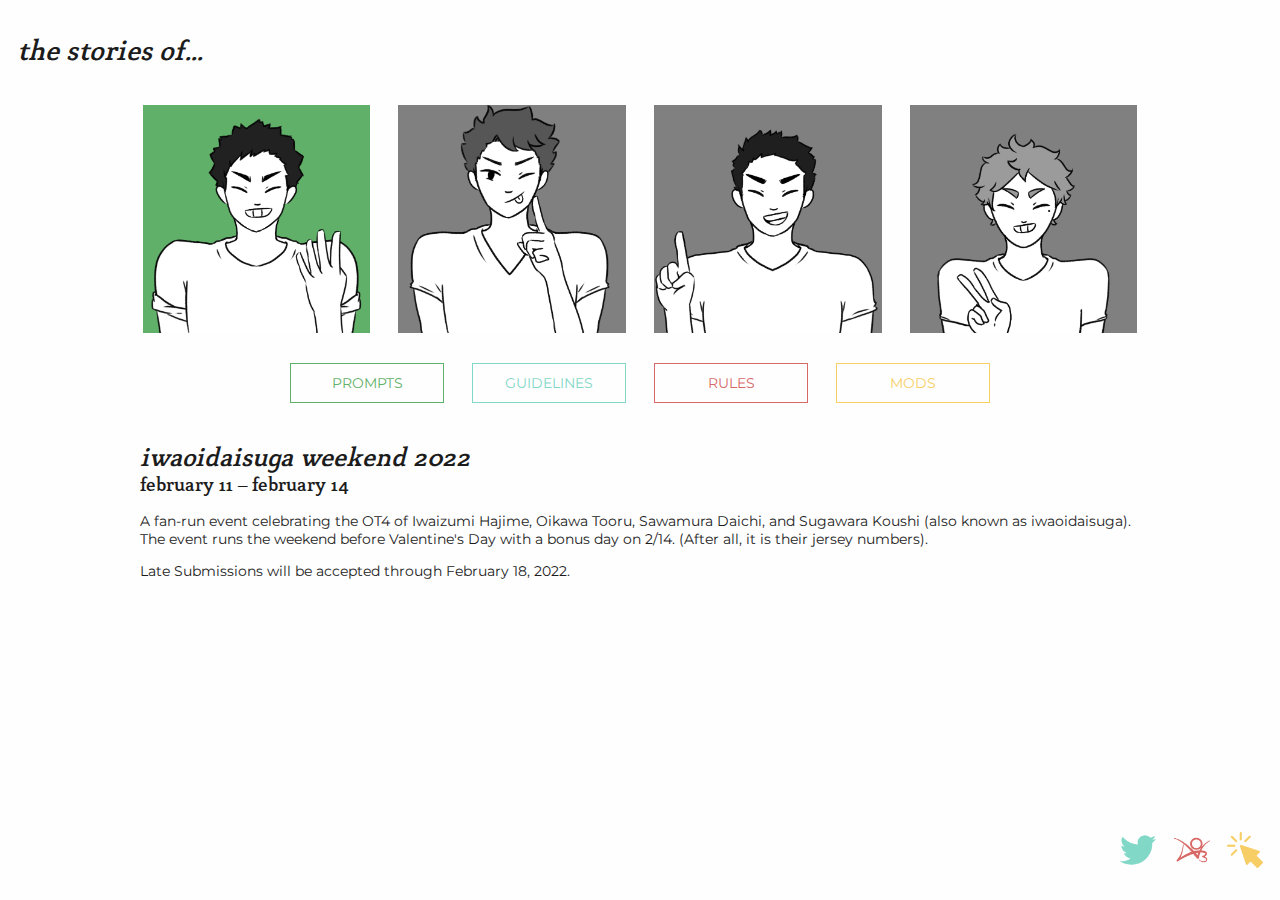
<file: index.html>
<html>
  <head>
    <title>IwaOiDaiSuga Weekend 2022</title>
    <meta name="viewport" content="width=device-width, initial-scale=1.0">
    <link rel="stylesheet" type="text/css" href="main.css">
    <link rel="preconnect" href="https://fonts.googleapis.com">
    <link rel="preconnect" href="https://fonts.gstatic.com" crossorigin>
    <link href="https://fonts.googleapis.com/css2?family=Montserrat:ital,wght@0,100;0,200;0,300;0,400;0,500;0,600;0,700;0,800;0,900;1,100;1,200;1,300;1,400;1,500;1,600;1,700;1,800;1,900&display=swap" rel="stylesheet">
    <link id="icon" rel="shortcut icon" type="image/png" href="/favicon.ico" />
    <meta charset="utf-8" />
  </head>
  <body class="loading">
    <header>
      <div><h1>the stories of...</h1></div>
      <div class="header-images">
        <div role="img" aria-label="Iwaizumi Hajime" id="iwa" class="image-square"><img src="images/iwa.png"/></div>
        <div role="img" aria-label="Oikawa Tooru" id="oikawa" class="image-square"><img src="images/oi.png"/></div>
        <div role="img" aria-label="Sawamura Daichi" id="daichi" class="image-square"><img src="images/dai.png"/></div>
        <div role="img" aria-label="Sugawara Koushi" id="suga" class="image-square"><img src="images/sug.png"/></div>
      </div>
    </header>
    <nav class="nav">
      <ul>
        <li><a href="/prompts" class="nav-item" id="prompts">prompts</a></li>
        <li><a href="/guidelines" class="nav-item" id="guidelines">guidelines</a></li>
        <li><a href="/rules" class="nav-item" id="rules">rules</a></li>
        <li><a href="/mods" class="nav-item" id="mods">mods</a></li>
      </ul>
    </nav>
    <main class="main-content">
      <h2 class="page-title no-margin">IwaOiDaiSuga Weekend 2022</h2>
      <h3 class="no-top-margin">February 11 <span class="font-serif">&#8211;</span> February 14</h3>
      <p>A fan-run event celebrating the OT4 of Iwaizumi Hajime, Oikawa Tooru, Sawamura Daichi, and Sugawara Koushi (also known as iwaoidaisuga). The event runs the weekend before Valentine's Day with a bonus day on 2/14. (After all, it is their jersey numbers).</p>
      <p class="no-bottom-margin">Late Submissions will be accepted through February 18, 2022.</p>
    </main>
    <footer>
      <a target="_blank" href="https://twitter.com/iwaoidaisugawkd" class="social"><span class="blue" id="twitter"></span></a>
      <a target="_blank" href="https://archiveofourown.org/collections/iods_wknd_2022" class="social"><span class="red" id="ao3"></span></a>
      <a href="/dynamics" class="social"><span class="yellow" id="dynamics"></span></a>
    </footer>
  </body>

  <script src="//code.jquery.com/jquery-1.12.4.js"></script>
  <!-- <script src="//code.jquery.com/ui/1.12.1/jquery-ui.js"></script> -->
  <script type="application/javascript" src="/js/main.js"></script>
  <script>
      var colors = ['#61b069', '#82d8c7', '#d66868', '#f7cf64'];
      var images = $('.image-square') // gets the 4 image squares
      var selectors = ['#iwa', '#oikawa', '#daichi', '#suga']

      var interval = 2 * 1000

      var index = 0
      var total = 0


      $(document).ready(function(){

        $(selectors[index]).delay(500).queue(function(){
          $(this).css('background-color', colors[index]);
          $(this).dequeue();
        });

        // Change the color to red after 4 seconds?    
        setInterval(function() {
          total += 1;
          $(selectors[index]).delay(550).queue(function(){
            console.log('queueing gray');
            $(this).css('background-color', 'gray');
            $(this).dequeue();
          });
          index = (index + 1) % 4
          console.log(index);
          $(selectors[index]).delay(800).queue(function(){
            console.log('queueing color');
            $(this).css('background-color', colors[index]);
            $(this).dequeue();
          });
          console.log('times through:', total);
        }, interval);
      });
  </script>
</html>
</file>
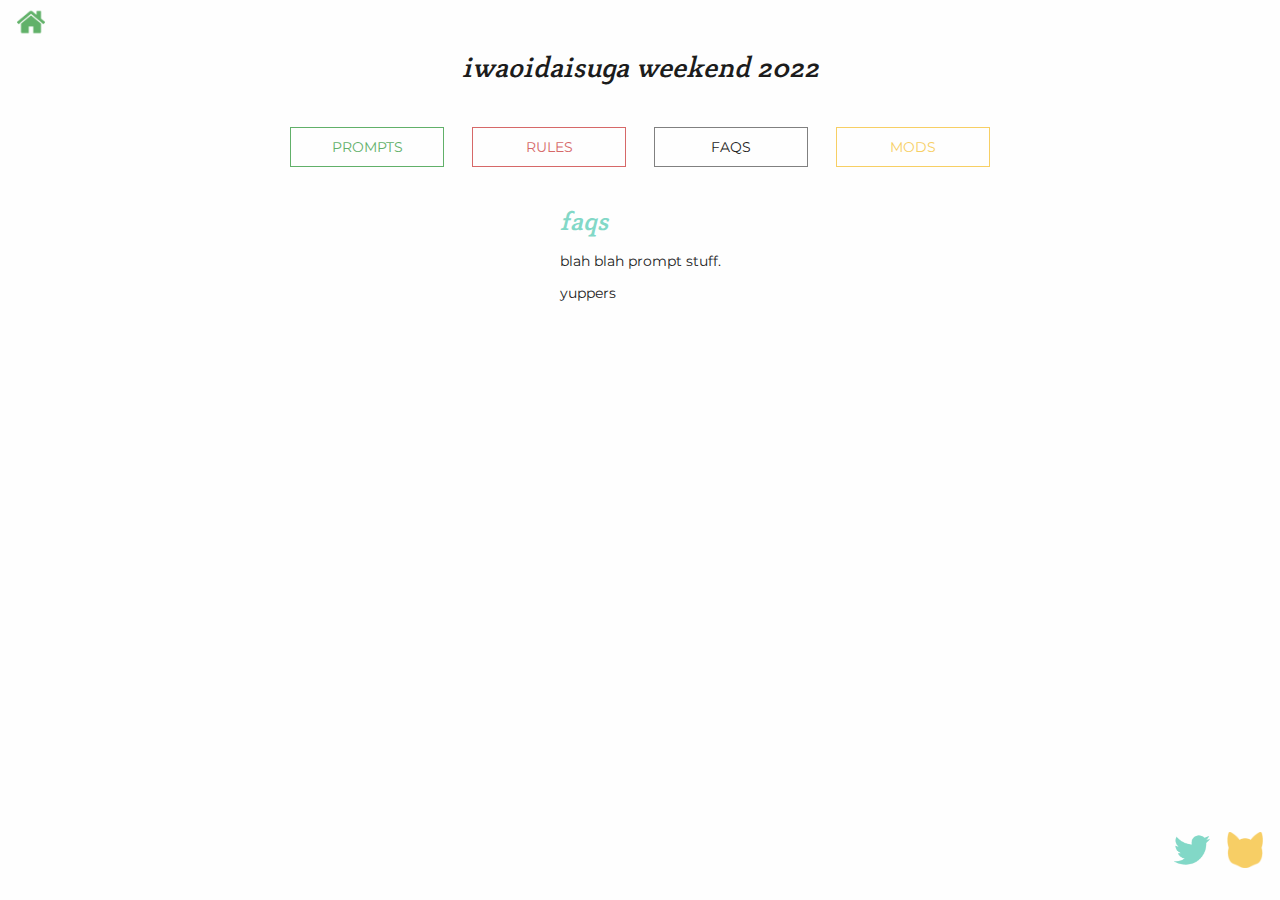
<file: faqs/index.html>
<html>
  <head>
    <title>IwaOiDaiSuga Weekend 2022</title>
    <meta name="viewport" content="width=device-width, initial-scale=1.0">
    <link rel="stylesheet" type="text/css" href="/main.css">
    <link rel="preconnect" href="https://fonts.googleapis.com">
    <link rel="preconnect" href="https://fonts.gstatic.com" crossorigin>
    <link href="https://fonts.googleapis.com/css2?family=Architects+Daughter&family=Lato:ital,wght@0,300;0,400;0,700;0,900;1,300;1,400;1,700&family=Montserrat:ital,wght@0,100;0,200;0,300;0,400;0,500;0,600;0,700;0,800;0,900;1,100;1,200;1,300;1,400;1,500;1,600;1,700;1,800;1,900&display=swap" rel="stylesheet">
  </head>
  <body>
    <header class="page-header">
      <a href="/" id="home" class="green"></a>
      <h1>IwaOiDaiSuga Weekend 2022</h1>
    </header>
    <div class="nav">
      <ul>
        <li><a href="/prompts" class="nav-item current" id="prompts">prompts</a></li>
        <li><a href="/rules" class="nav-item" id="rules">rules</a></li>
        <li><a href="/faqs" class="nav-item" id="faqs">faqs</a></li>
        <li><a href="/mods" class="nav-item" id="mods">mods</a></li>
      </ul>
    </div>
    <div class="main-content">
      <h2 class="no-margin page-title color-blue">FAQs</h2>
      <p>blah blah prompt stuff.</p>
      <p class="no-bottom-margin">yuppers</p>
    </div>
    <footer>
      <a target="_blank" href="https://twitter.com/iwaoidaisugawkd" class="social"><span class="blue" id="twitter"></span></a>
      <!-- <a target="_blank" href="#" class="social"><span class="red" id="ao3"></span></a> -->
      <a target="_blank" href="https://curiouscat.qa/iwaoidaisugawkd" class="social"><span class="yellow" id="curiouscat"></span></a>
    </footer>
  </body>

  <script src="//code.jquery.com/jquery-1.12.4.js"></script>
  <!-- <script src="//code.jquery.com/ui/1.12.1/jquery-ui.js"></script> -->
</html>
</file>
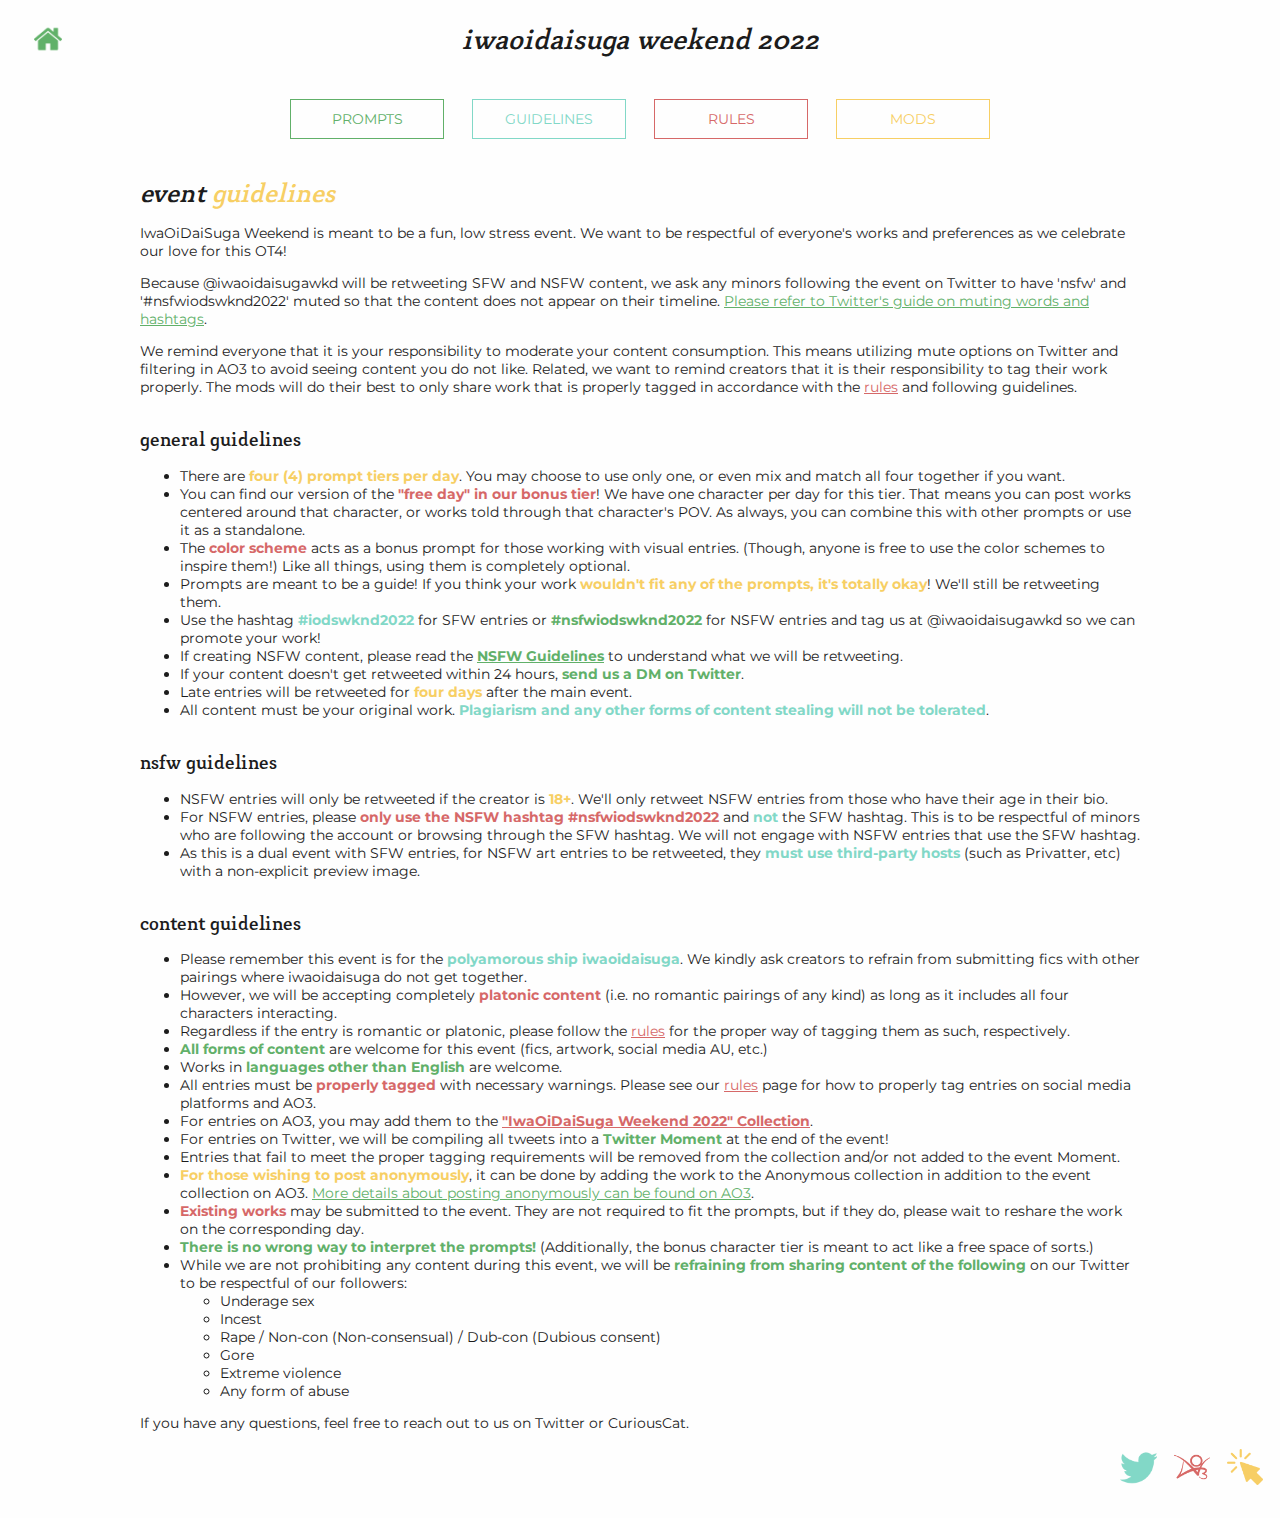
<file: guidelines/index.html>
<html>
  <head>
    <title>IwaOiDaiSuga Weekend 2022</title>
    <meta name="viewport" content="width=device-width, initial-scale=1.0">
    <link rel="stylesheet" type="text/css" href="/main.css">
    <link rel="preconnect" href="https://fonts.googleapis.com">
    <link rel="preconnect" href="https://fonts.gstatic.com" crossorigin>
    <link href="https://fonts.googleapis.com/css2?family=Montserrat:ital,wght@0,100;0,200;0,300;0,400;0,500;0,600;0,700;0,800;0,900;1,100;1,200;1,300;1,400;1,500;1,600;1,700;1,800;1,900&display=swap" rel="stylesheet">
    <link id="icon" rel="shortcut icon" type="image/png" href="/favicon.ico" />
    <meta charset="utf-8" />
  </head>
  <body class="loading">
    <header class="page-header">
      <a href="/" id="back"><span class="green" id="home"></span></a>
      <h1>IwaOiDaiSuga Weekend 2022</h1>
    </header>
    <div class="nav">
      <ul>
        <li><a href="/prompts" class="nav-item" id="prompts">prompts</a></li>
        <li><a href="/guidelines" class="nav-item" id="guidelines">guidelines</a></li>
        <li><a href="/rules" class="nav-item" id="rules">rules</a></li>
        <li><a href="/mods" class="nav-item" id="mods">mods</a></li>
      </ul>
    </div>
    <div class="main-content">
      <h2 class="no-margin page-title">Event <span class="color-yellow">Guidelines</span></h2>
      <p>IwaOiDaiSuga Weekend is meant to be a fun, low stress event. We want to be respectful of everyone's works and preferences as we celebrate our love for this OT4!</p>

      <p>Because @iwaoidaisugawkd will be retweeting SFW and NSFW content, we ask any minors following the event on Twitter to have 'nsfw' and '#nsfwiodswknd2022' muted so that the content does not appear on their timeline. <a class="reg-ref" href="https://help.twitter.com/en/using-twitter/advanced-twitter-mute-options" target="_blank">Please refer to Twitter's guide on muting words and hashtags</a>.</p>

      <p>We remind everyone that it is your responsibility to moderate your content consumption. This means utilizing mute options on Twitter and filtering in AO3 to avoid seeing content you do not like. Related, we want to remind creators that it is their responsibility to tag their work properly. The mods will do their best to only share work that is properly tagged in accordance with the <a class="reg-ref" href="/rules">rules</a> and following guidelines. </p>
      
      <h3 id="general">General Guidelines</h3>
      <ul>
        <li>There are <strong>four (4) prompt tiers per day</strong>. You may choose to use only one, or even mix and match all four together if you want.</li>
        <li>You can find our version of the <strong>"free day" in our bonus tier</strong>! We have one character per day for this tier. That means you can post works centered around that character, or works told through that character's POV. As always, you can combine this with other prompts or use it as a standalone.</li>
        <li>The <strong>color scheme</strong> acts as a bonus prompt for those working with visual entries. (Though, anyone is free to use the color schemes to inspire them!) Like all things, using them is completely optional.</li>
        <li>Prompts are meant to be a guide! If you think your work <strong>wouldn't fit any of the prompts, it's totally okay</strong>! We'll still be retweeting them.</li>
        <li>Use the hashtag <strong>#iodswknd2022</strong> for SFW entries or <strong>#nsfwiodswknd2022</strong> for NSFW entries and tag us at @iwaoidaisugawkd so we can promote your work!</li>
        <li>If creating NSFW content, please read the <strong><a class="reg-ref" href="#nsfw">NSFW Guidelines</a></strong> to understand what we will be retweeting.</li>
        <li>If your content doesn't get retweeted within 24 hours, <strong>send us a DM on Twitter</strong>.</li>
        <li>Late entries will be retweeted for <strong>four days</strong> after the main event.</li>
        <li>All content must be your original work. <strong>Plagiarism and any other forms of content stealing will not be tolerated</strong>.</li>
      </ul>

      <h3 id="nsfw">NSFW Guidelines</h3>
      <ul>
        <li>NSFW entries will only be retweeted if the creator is <strong>18+</strong>. We'll only retweet NSFW entries from those who have their age in their bio.</li>
        <li>For NSFW entries, please <strong>only use the NSFW hashtag #nsfwiodswknd2022</strong> and <strong>not</strong> the SFW hashtag. This is to be respectful of minors who are following the account or browsing through the SFW hashtag. We will not engage with NSFW entries that use the SFW hashtag.</li>
        <li>As this is a dual event with SFW entries, for NSFW art entries to be retweeted, they <strong>must use third-party hosts</strong> (such as Privatter, etc) with a non-explicit preview image.</li>
      </ul>

      <h3 id="content">Content Guidelines</h3>
      <ul>
        <li>Please remember this event is for the <strong>polyamorous ship iwaoidaisuga</strong>. We kindly ask creators to refrain from submitting fics with other pairings where iwaoidaisuga do not get together.</li>
        <li>However, we will be accepting completely <strong>platonic content</strong> (i.e. no romantic pairings of any kind) as long as it includes all four characters interacting. </li>
        <li>Regardless if the entry is romantic or platonic, please follow the <a class="reg-ref" href="/rules">rules</a> for the proper way of tagging them as such, respectively.</li>
        <li><strong>All forms of content</strong> are welcome for this event (fics, artwork, social media AU, etc.) </li>
        <li>Works in <strong>languages other than English</strong> are welcome.</li>
        <li>All entries must be <strong>properly tagged</strong> with necessary warnings. Please see our <a class="reg-ref" href="/rules">rules</a> page for how to properly tag entries on social media platforms and AO3.</li>
        <li>For entries on AO3, you may add them to the <strong><a class="reg-ref" href="https://archiveofourown.org/collections/iods_wknd_2022" target="_blank">"IwaOiDaiSuga Weekend 2022" Collection</a></strong>. </li>
        <li>For entries on Twitter, we will be compiling all tweets into a <strong>Twitter Moment</strong> at the end of the event! </li>
        <li>Entries that fail to meet the proper tagging requirements will be removed from the collection and/or not added to the event Moment.</li>
        <li><strong>For those wishing to post anonymously</strong>, it can be done by adding the work to the Anonymous collection in addition to the event collection on AO3. <a class="reg-ref" href="https://archiveofourown.org/works/25397248" target="_blank">More details about posting anonymously can be found on AO3</a>. </li>
        <li><strong>Existing works</strong> may be submitted to the event. They are not required to fit the prompts, but if they do, please wait to reshare the work on the corresponding day.</li>
        <li><strong>There is no wrong way to interpret the prompts!</strong> (Additionally, the bonus character tier is meant to act like a free space of sorts.)</li>
        <li>While we are not prohibiting any content during this event, we will be <strong>refraining from sharing content of the following</strong> on our Twitter to be respectful of our followers:
            <ul>
              <li>Underage sex</li>
              <li>Incest</li>
              <li>Rape / Non-con (Non-consensual) / Dub-con (Dubious consent)</li>
              <li>Gore</li>
              <li>Extreme violence</li>
              <li>Any form of abuse</li>
            </ul>
        </li>
      </ul>

      <p class="no-bottom-margin">If you have any questions, feel free to reach out to us on Twitter or CuriousCat.</p>
    </div>
    <footer>
      <a target="_blank" href="https://twitter.com/iwaoidaisugawkd" class="social"><span class="blue" id="twitter"></span></a>
      <a target="_blank" href="https://archiveofourown.org/collections/iods_wknd_2022" class="social"><span class="red" id="ao3"></span></a>
      <a href="/dynamics" class="social"><span class="yellow" id="dynamics"></span></a>
    </footer>
  </body>

  <script src="//code.jquery.com/jquery-1.12.4.js"></script>
  <script type="application/javascript" src="/js/main.js"></script>
  <!-- <script src="//code.jquery.com/ui/1.12.1/jquery-ui.js"></script> -->
</html>
</file>
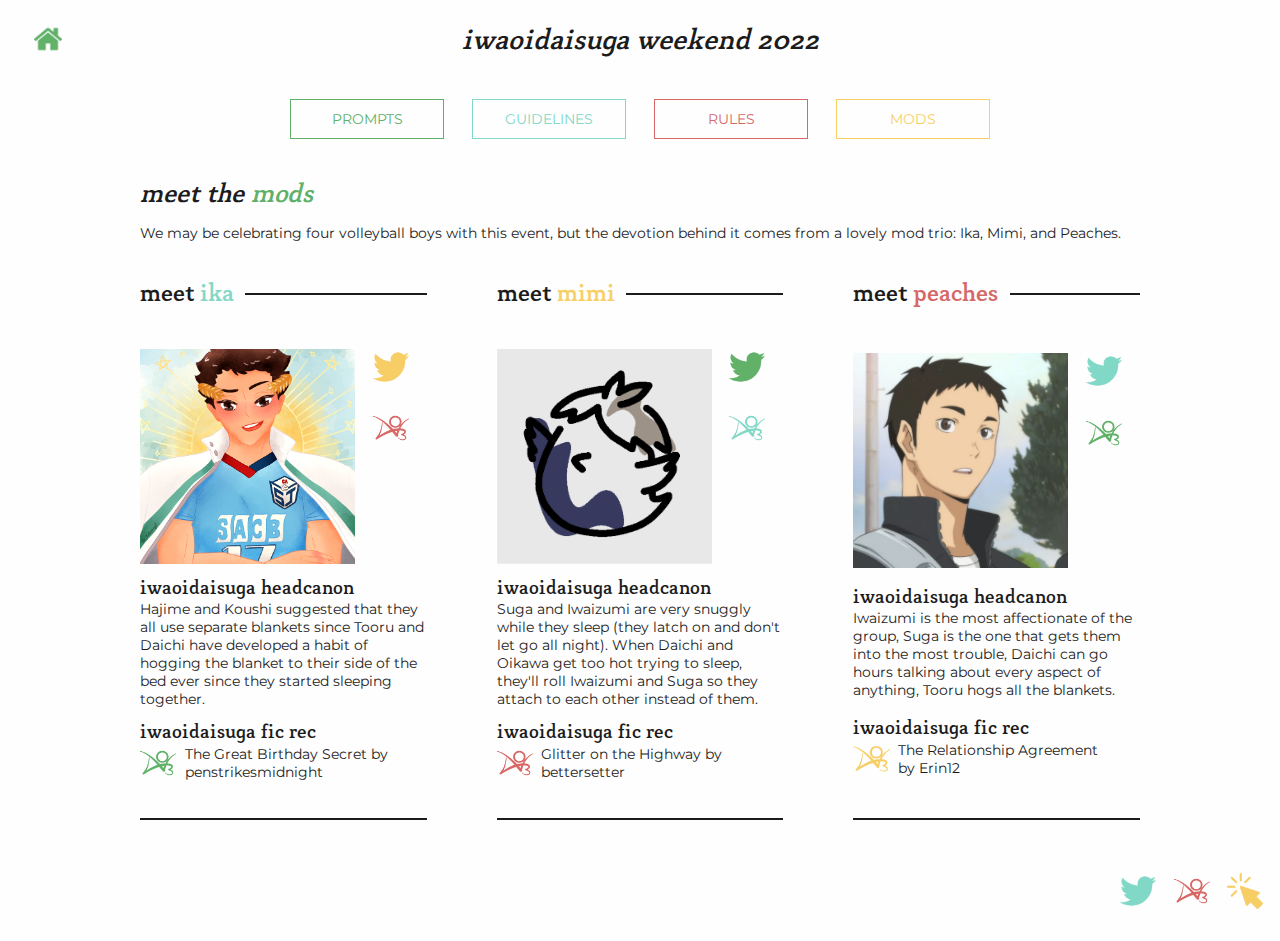
<file: mods/index.html>
<html>
  <head>
    <title>IwaOiDaiSuga Weekend 2022</title>
    <meta name="viewport" content="width=device-width, initial-scale=1.0">
    <link rel="preconnect" href="https://fonts.googleapis.com">
    <link rel="preconnect" href="https://fonts.gstatic.com" crossorigin>
    <link href="https://fonts.googleapis.com/css2?family=Montserrat:ital,wght@0,100;0,200;0,300;0,400;0,500;0,600;0,700;0,800;0,900;1,100;1,200;1,300;1,400;1,500;1,600;1,700;1,800;1,900&display=swap" rel="stylesheet">
    <link id="icon" rel="shortcut icon" type="image/png" href="/favicon.ico" />
    <meta charset="utf-8" />
    <link rel="stylesheet" type="text/css" href="/main.css">
    <link rel="stylesheet" type="text/css" href="/mods/mods.css">
  </head>
  <body class="loading">
    <header class="page-header">
      <a href="/" id="back"><span class="green" id="home"></span></a>
      <h1>IwaOiDaiSuga Weekend 2022</h1>
    </header>
    <div class="nav">
      <ul>
        <li><a href="/prompts" class="nav-item" id="prompts">prompts</a></li>
        <li><a href="/guidelines" class="nav-item" id="guidelines">guidelines</a></li>
        <li><a href="/rules" class="nav-item" id="rules">rules</a></li>
        <li><a href="/mods" class="nav-item" id="mods">mods</a></li>
      </ul>
    </div>
    <div class="main-content">
      <h2 class="no-margin page-title">Meet the <span class="color-green">Mods</span></h2>
      <p>We may be celebrating four volleyball boys with this event, but the devotion behind it comes from a lovely mod trio: Ika, Mimi, and Peaches.</p>
      <div class="mod-container">
        <div id="ika" class="mod">
          <h2 class="mod-heading">meet <span class="color-blue">ika</span></h2>
          <div class="mod-image"><img src="/images/mod_ika.png"/></div>
          <div class="mod-socials">
            <h3 class="tablet-only">socials</h3>
            <a target="_blank" href="https://twitter.com/sunsetika" class="social"><span class="yellow" id="twitter"></span><p class="tablet-only">sunsetika</p></a>
            <a target="_blank" href="https://archiveofourown.org/users/ferventsunset/works" class="social"><span class="red" id="ao3"></span><p class="tablet-only">ferventsunset</p></a>
          </div>
          <div class="mod-headcanon">
            <h3>iwaoidaisuga headcanon</h3>
            <p>Hajime and Koushi suggested that they all use separate blankets since Tooru and Daichi have developed a habit of hogging the blanket to their side of the bed ever since they started sleeping together.</p>
          </div>
          <div class="mod-rec">
            <h3>iwaoidaisuga fic rec</h3>
            <a target="_blank" href="https://archiveofourown.org/works/24520702" class="social"><span class="green" id="ao3"></span><p>The Great Birthday Secret by penstrikesmidnight</p></a> 
          </div>
        </div>
        <div id="mimi" class="mod">
          <h2 class="mod-heading">meet <span class="color-yellow">mimi</span></h2>
          <div class="mod-image"><img src="/images/mod_mimi.png"/></div>
          <div class="mod-socials">
            <h3 class="tablet-only">socials</h3>
            <a target="_blank" href="https://twitter.com/miminiac" class="social"><span class="green" id="twitter"></span><p class="tablet-only">miminiac</p></a>
            <a target="_blank" href="https://archiveofourown.org/users/mimimortis/works" class="social"><span class="blue" id="ao3"></span><p class="tablet-only">mimimortis</p></a>
          </div>
          <div class="mod-headcanon">
            <h3>iwaoidaisuga headcanon</h3>
            <p>Suga and Iwaizumi are very snuggly while they sleep (they latch on and don't let go all night). When Daichi and Oikawa get too hot trying to sleep, they'll roll Iwaizumi and Suga so they attach to each other instead of them.</p>
          </div>
          <div class="mod-rec">
            <h3>iwaoidaisuga fic rec</h3>
            <a target="_blank" href="https://archiveofourown.org/works/31768951" class="social"><span class="red" id="ao3"></span><p>Glitter on the Highway by bettersetter</p></a>
          </div>
        </div>
        <div id="peaches" class="mod">
          <h2 class="mod-heading">meet <span class="color-red">peaches</span></h2>
          <div class="mod-image"><img src="/images/mod_peaches.png"/></div>
          <div class="mod-socials">
            <h3 class="tablet-only">socials</h3>
            <a target="_blank" href="https://twitter.com/cryptidmartian" class="social"><span class="blue" id="twitter"></span><p class="tablet-only">cryptidmartian</p></a>
            <a target="_blank" href="https://archiveofourown.org/users/cryptidmartian/works" class="social"><span class="green" id="ao3"></span><p class="tablet-only">cryptidmartian</p></a>
          </div>
          <div class="mod-headcanon">
            <h3>iwaoidaisuga headcanon</h3>
            <p>Iwaizumi is the most affectionate of the group, Suga is the one that gets them into the most trouble, Daichi can go hours talking about every aspect of anything, Tooru hogs all the blankets.</p>
          </div>
          <div class="mod-rec">
            <h3>iwaoidaisuga fic rec</h3>
            <a target="_blank" href="https://archiveofourown.org/works/13705578" class="social"><span class="yellow" id="ao3"></span><p>The Relationship Agreement by Erin12</p></a> 
          </div>
        </div>
      </div>
    </div>
    <footer>
      <a target="_blank" href="https://twitter.com/iwaoidaisugawkd" class="social"><span class="blue" id="twitter"></span></a>
      <a target="_blank" href="https://archiveofourown.org/collections/iods_wknd_2022" class="social"><span class="red" id="ao3"></span></a>
      <a href="/dynamics" class="social"><span class="yellow" id="dynamics"></span></a>
    </footer>
  </body>

  <script src="//code.jquery.com/jquery-1.12.4.js"></script>
  <script type="application/javascript" src="/js/main.js"></script>
  <!-- <script src="//code.jquery.com/ui/1.12.1/jquery-ui.js"></script> -->
</html>
</file>
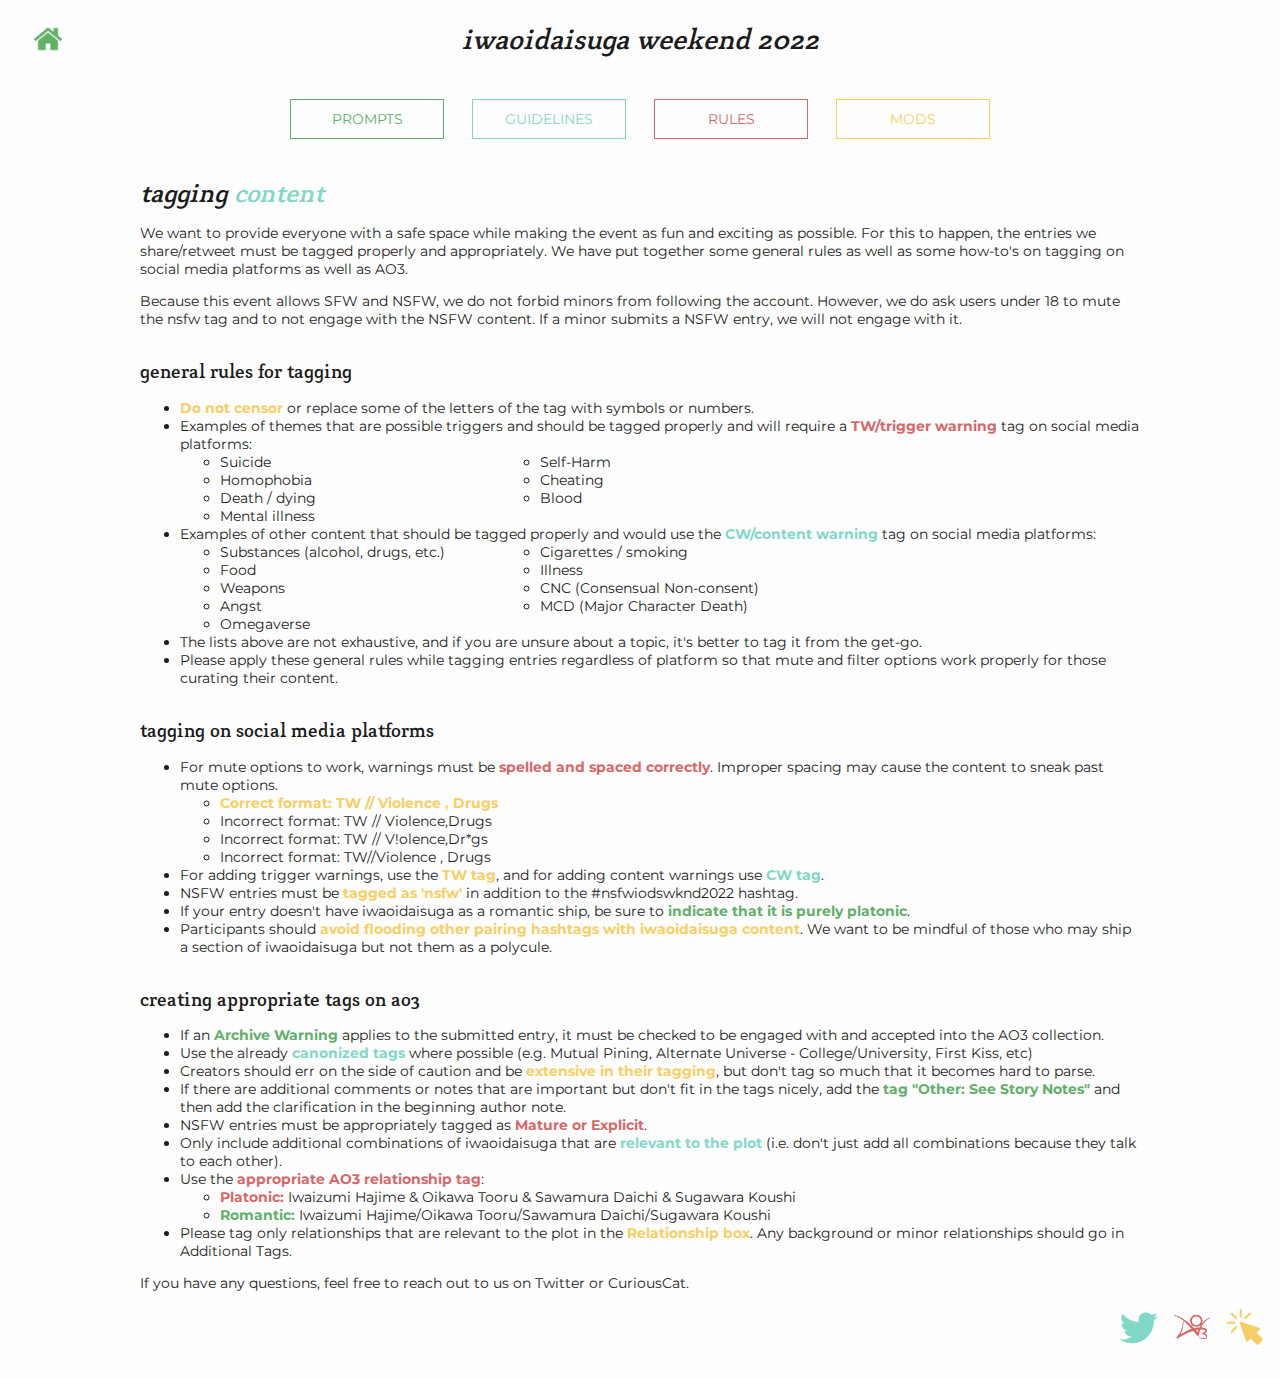
<file: rules/index.html>
<html>
  <head>
    <title>IwaOiDaiSuga Weekend 2022</title>
    <meta name="viewport" content="width=device-width, initial-scale=1.0">
    <link rel="stylesheet" type="text/css" href="/main.css">
    <link rel="preconnect" href="https://fonts.googleapis.com">
    <link rel="preconnect" href="https://fonts.gstatic.com" crossorigin>
    <link href="https://fonts.googleapis.com/css2?family=Montserrat:ital,wght@0,100;0,200;0,300;0,400;0,500;0,600;0,700;0,800;0,900;1,100;1,200;1,300;1,400;1,500;1,600;1,700;1,800;1,900&display=swap" rel="stylesheet">
    <link id="icon" rel="shortcut icon" type="image/png" href="/favicon.ico" />
    <meta charset="utf-8" />
  </head>
  <body class="loading">
    <header class="page-header">
      <a href="/" id="back"><span class="green" id="home"></span></a>
      <h1>IwaOiDaiSuga Weekend 2022</h1>
    </header>
    <div class="nav">
      <ul>
        <li><a href="/prompts" class="nav-item current" id="prompts">prompts</a></li>
        <li><a href="/guidelines" class="nav-item" id="guidelines">guidelines</a></li>
        <li><a href="/rules" class="nav-item" id="rules">rules</a></li>
        <li><a href="/mods" class="nav-item" id="mods">mods</a></li>
      </ul>
    </div>
    <div class="main-content">
      <h2 class="no-margin page-title">tagging <span class="color-blue">content</span></h2>
      <p>We want to provide everyone with a safe space while making the event as fun and exciting as possible. For this to happen, the entries we share/retweet must be tagged properly and appropriately. We have put together some general rules as well as some how-to's on tagging on social media platforms as well as AO3.</p>

      <p>Because this event allows SFW and NSFW, we do not forbid minors from following the account. However, we do ask users under 18 to mute the nsfw tag and to not engage with the NSFW content. If a minor submits a NSFW entry, we will not engage with it.</p>
      
      <h3>General Rules for Tagging</h3>
      <ul>
        <li><strong>Do not censor</strong> or replace some of the letters of the tag with symbols or numbers.</li>
        <li>Examples of themes that are possible triggers and should be tagged properly and will require a <strong>TW/trigger warning</strong> tag on social media platforms:
          <ul class="list-2-column">
            <li>Suicide</li>
            <li>Self-Harm</li>
            <li>Homophobia</li>
            <li>Cheating</li>
            <li>Death / dying</li>
            <li>Blood</li>
            <li>Mental illness</li>
          </ul>
        </li>
        <li>Examples of other content that should be tagged properly and would use the <strong>CW/content warning</strong> tag on social media platforms: 
          <ul class="list-2-column">
            <li>Substances (alcohol, drugs, etc.)</li>
            <li>Cigarettes / smoking</li>
            <li>Food</li>
            <li>Illness</li>
            <li>Weapons</li>
            <li>CNC (Consensual Non-consent)</li>
            <li>Angst</li>
            <li>MCD (Major Character Death)</li>
            <li>Omegaverse</li>
          </ul>
        </li>
        <li>The lists above are not exhaustive, and if you are unsure about a topic, it's better to tag it from the get-go.</li>
        <li>Please apply these general rules while tagging entries regardless of platform so that mute and filter options work properly for those curating their content.</li>
      </ul>

      <h3>Tagging on Social Media Platforms</h3>
      <ul>
        <li>For mute options to work, warnings must be <strong>spelled and spaced correctly</strong>. Improper spacing may cause the content to sneak past mute options.
          <ul>
            <li><strong>Correct format: TW // Violence , Drugs</strong></li>
            <li>Incorrect format: TW // Violence,Drugs</li>
            <li>Incorrect format: TW // V!olence,Dr*gs</li>
            <li>Incorrect format: TW//Violence , Drugs</li>
          </ul>
        </li>
        <li>For adding trigger warnings, use the <strong>TW tag</strong>, and for adding content warnings use <strong>CW tag</strong>.</li>
        <li>NSFW entries must be <strong>tagged as 'nsfw'</strong> in addition to the #nsfwiodswknd2022 hashtag.</li>
        <li>If your entry doesn't have iwaoidaisuga as a romantic ship, be sure to <strong>indicate that it is purely platonic</strong>.</li>
        <li>Participants should <strong>avoid flooding other pairing hashtags with iwaoidaisuga content</strong>. We want to be mindful of those who may ship a section of iwaoidaisuga but not them as a polycule.</li>
      </ul>

      <h3>Creating Appropriate Tags on AO3</h3>
      <ul>
        <li>If an <strong>Archive Warning</strong> applies to the submitted entry, it must be checked to be engaged with and accepted into the AO3 collection.</li>
        <li>Use the already <strong>canonized tags</strong> where possible (e.g. Mutual Pining, Alternate Universe - College/University, First Kiss, etc)</li>
        <li>Creators should err on the side of caution and be <strong>extensive in their tagging</strong>, but don't tag so much that it becomes hard to parse.</li>
        <li>If there are additional comments or notes that are important but don't fit in the tags nicely, add the <strong>tag "Other: See Story Notes"</strong> and then add the clarification in the beginning author note.</li>
        <li>NSFW entries must be appropriately tagged as <strong>Mature or Explicit</strong>.</li>
        <li>Only include additional combinations of iwaoidaisuga that are <strong>relevant to the plot</strong> (i.e. don't just add all combinations because they talk to each other).</li>
        <li>Use the <strong>appropriate AO3 relationship tag</strong>:
          <ul>
            <li><strong>Platonic:</strong> Iwaizumi Hajime & Oikawa Tooru & Sawamura Daichi & Sugawara Koushi</li>
            <li><strong>Romantic:</strong> Iwaizumi Hajime/Oikawa Tooru/Sawamura Daichi/Sugawara Koushi</li>
          </ul>
        </li>
        <li>Please tag only relationships that are relevant to the plot in the <strong>Relationship box</strong>. Any background or minor relationships should go in Additional Tags.</li>
      </ul>

      <p class="no-bottom-margin">If you have any questions, feel free to reach out to us on Twitter or CuriousCat.</p>
    </div>
    <footer>
      <a target="_blank" href="https://twitter.com/iwaoidaisugawkd" class="social"><span class="blue" id="twitter"></span></a>
      <a target="_blank" href="https://archiveofourown.org/collections/iods_wknd_2022" class="social"><span class="red" id="ao3"></span></a>
      <a href="/dynamics" class="social"><span class="yellow" id="dynamics"></span></a>
    </footer>
  </body>

  <script src="//code.jquery.com/jquery-1.12.4.js"></script>
  <script type="application/javascript" src="/js/main.js"></script>
  <!-- <script src="//code.jquery.com/ui/1.12.1/jquery-ui.js"></script> -->
</html>
</file>
<file: main.css>
@font-face {
    font-family: 'Mido Medium';
    font-style: normal;
    font-weight: normal;
    src: local('Mido Medium'), url('/fonts/Mido.woff') format('woff');
}

* {
	box-sizing: border-box;
	color: #1c1c1c;
}

html {
	font-family: Montserrat, Arial, Helvetica, sans-serif;
	max-width: 100%;
	/*font-size: 90%;*/
	background-color: #fefefe;
	font-size: 14px;
}

body p, .main-content ul {
  /*font-size: 95%;*/
}

a:hover {
	filter: grayscale(1);
}

h1,h2,h3,h4,h5,h6 {
	font-family: "Mido Medium", Didot, Georgia, serif;
	font-weight: normal;
	line-height: 120%;
	text-transform: lowercase;
}

h1, h2 {
	font-style: italic;
	margin: 1em 0;
}

h1 {
	font-size: 2em;
}

h2 {
	font-size: 1.7em;
}

h3,h4,h5,h6 {
	margin-bottom: .5em;
}

h3 {
	font-size: 1.35em;
	margin-top: 1.8em;
}

h4 {
	font-size: 1.1em;
}

h5 {
	font-size: 1em;
}

h6 {
	font-size: 1em;
}


body {
	position: relative;
    display: flex;
    flex-direction: column;
    width: 100%;
    max-width: 1280px;
    margin: auto;
    min-height: 100%;
    padding: .6em 1.2em;
}

body > * {
	margin-bottom: 1.69em;
}

.loading {
	display: none !important;
}

/* HEADER */
.header-images {
	display: flex;
	min-width: 1000px;
	width: 82%;
	margin: auto;
}

.image-square {
	/*flex: 25%;*/
	margin: .5em 1em;
	background-color: gray;
	transition: background-color 2s ease;
}

.image-square img {
	width: 100%;
	height: auto;
	object-fit: : contain;
	filter: grayscale(1);
}

#back {
	display: block;
	margin: 1.2rem;
	float: left;
    z-index: 99;

}

#home {
	display: block;
	background-image: url("/images/home.png");
	background-size: contain;
	width: 2rem;
	height: 2rem;
}

.page-header {
	text-align: center;
}

.page-header h1 {
    line-height: 120%;
    margin: 1.2rem 4.4rem;
}

/* NAV */
.nav ul {
	list-style: none;
	display: flex;
	text-transform: uppercase;
	justify-content: center;
	padding: 0;
	margin: 0;
}

.nav-item {
	display: block;
	width: 11em;
	padding: .7em 0;
	margin: 0 1em;
	border: solid 1.5px gray;
	text-align: center;
	/*transition: all .2s ease;*/
	text-decoration: none;
	color: inherit;
	cursor: pointer;
}

.nav-item:hover, .nav-item:focus {
	font-weight: bold;
	filter: none;
}

#prompts {
	border-color: #61b069;
	color: #61b069;
}

#prompts:hover, #prompts:focus {
	background-color: #61b069;
	color: #fefefe;
}

#guidelines {
	border-color: #82d8c7;
	color: #82d8c7;
}

#guidelines:hover, #guidelines:focus {	
	background-color: #82d8c7;
	color: #fefefe;
}

#rules {
	border-color: #d66868;
	color: #d66868;
}

#rules:hover, #rules:focus {
	background-color: #d66868;
	color: #fefefe;
}

#mods {
	border-color: #f7cf64;
	color: #f7cf64;
}

#mods:hover, #mods:focus {
	background-color: #f7cf64;
	color: #fefefe;
}

/* MAIN CONTENT */
.main-content {
	padding: 1.2em 0;
	flex-grow: 1;
	max-width: 1000px;
	margin: auto;
}

.page-title {
	font-size: 1.85em;
}

.list-2-column {
	display: grid;
	grid-column-gap: 40px;
	grid-template-columns: 1fr 1fr;
	max-width: 640px;
}


/* FOOTER*/
footer {
	display: flex;
	justify-content: right;
	position: relative;
	bottom: 0;
	width: 100%;
}

.social {
	display: block;
	margin-left: 1.2em;
    cursor: pointer;
    text-decoration: none;
}

.social span {
	width: 2.6em;
	height: 2.6em;
    background-repeat: no-repeat;
    float: left;
}

.social:hover, .social:focus {
	filter: grayscale(1);
}

#dynamics {
	background-image: url("/images/click.png");
	background-size: contain;
}

#twitter {
	background-image: url("/images/twitter.png");
	background-size: contain;
}

#ao3 {
	background-image: url("/images/ao3.png");
	background-size: contain;
}

#curiouscat {
	background-image: url("/images/curious cat.png");
	background-size: contain;
}

.copy-popup {
	/*display: none;*/
	opacity: 0;
	position: absolute;
    background: #1c1c1c;
    padding: 0.5em;
    border-radius: 0.6em;
    color: #fefefe;
	transition: opacity 1s ease-out;
}


/* RESPONSIVE */
@media screen and (max-width: 1080px) {
	body {
		padding: .6em 1.2em;
	}
    .header-images  {
        width: 100%;
		min-width: 100%;
    }

    .main-content {
    	padding: 1.2em;
    }
}

@media screen and (max-width: 780px) {
	.header-images {
		flex-wrap: wrap;
	}

	.image-square {
		flex: 33%;
		margin: 1em;
	}

	.page-header h1 {
		/*line-height: inherit;*/
		/*margin: 0;*/
		font-size: 1.55em;
		/*padding: 1.2rem 4.4rem;*/
	}

    .nav {
    	order: 4;
    }
    .nav ul {
    	flex-direction: column;
    }
    .nav-item {
    	width: auto;
    	max-width: 100%;
    	margin-bottom: 1.6em;
    }

    .main-content {
		padding: 1em;
	}

    footer {
    	justify-content: center;
    	position: inherit;
    }

    .social {
    	margin: 0 3%;
    	position: relative;
    	min-width: 2.6em;
    	width: 10%;
    }

    footer .social span {
		/*min-width: 2.6em;*/
		/*min-height: 2.6em;*/
	    background-repeat: no-repeat;
	    padding-bottom: 100%;
	    position: relative;
	    width: 100%;
	}

	.list-2-column {
		display: block;
	}
}

/* OVERRIDES */
.no-bottom-margin {
	margin-bottom: 0 !important;
}

.no-top-margin {
	margin-top: 0 !important;
}

.no-margin {
	margin: 0 !important;
}

.font-serif {
	font-family: serif;
}

.color-green {
	color: #61b069;
}

.color-blue {
	color: #82d8c7;
}

.color-red {
	color: #d66868;
}

.color-yellow {
	color: #f7cf64;
}

.green {
	filter: invert(62%) sepia(26%) saturate(654%) hue-rotate(75deg) brightness(93%) contrast(99%);
}

.blue {
	filter: invert(78%) sepia(43%) saturate(280%) hue-rotate(118deg) brightness(91%) contrast(98%);
}

.red {
	filter: invert(54%) sepia(20%) saturate(4591%) hue-rotate(323deg) brightness(97%) contrast(73%);
}

.yellow {
	filter: invert(99%) sepia(93%) saturate(6531%) hue-rotate(312deg) brightness(108%) contrast(94%);
}
</file>
<file: mods/mods.css>
.mod-container {
	display: grid;
	padding-bottom: 2.6em;
	column-gap: 5em;
	row-gap: 5em;
	grid-template-columns: repeat(3, minmax(0, 1fr));
}

.mod {
	position: relative;
	width: 100%;
	border-bottom: 2px solid #1c1c1c;
	/*margin: 2em 1em;*/
	padding-bottom: 2.6em;
	display: grid;
	row-gap: 1em;
	grid-template-columns: repeat(4, minmax(0, 1fr));
	grid-template-areas: "h h h h"
						 "i i i s"
						 "t t t t"
						 "r r r r";
}

.mod h3 { 
	margin-bottom: .6em;
}

.mod .social {
	display: flex;
	align-items: center;
}

.mod p, .mod h3{
	margin:0;
}

.mod-heading {
	font-style: normal;
	grid-area: h;
}

.mod-heading span {
	background: #fefefe;
	padding-right: .8rem;
}

.mod-heading:after {
	content: "";
    display: block;
    width: calc(100% - 80px);
    height: 2px;
    background: #1c1c1c;
    left: 80px;
    top: -0.65em;
    position: relative;
    z-index: -2;
}

.mod-image {
	/*padding-right: 1.6em;*/
	grid-area: i;
	/*width: 90%;*/
}

.mod-image img {
	width: 100%;
}

.mod-socials {
	grid-area: s;
	display: flex;
    flex-direction: column;
    align-self: top;
    align-items: center;
}

.mod-socials .social {
	margin-bottom: 1.8em;
	margin-right: 0;
	margin-left: 0;
}

.mod-headcanon {
	grid-area: t;
}

.mod-rec {
	grid-area: r;
}

.mod-rec .social {
    margin: 0;
    min-height: 1.9em;
    height: max-content;
    position: relative;
    width: 100%;
}

/*.mod-rec .social span {
    background-size: 1.9em !important;
}*/



.social p {
    padding: 0 1.6em 0 .6em;
    position: relative;
    width: calc(100% - 2.8em);
}

.mod-rec .social p {
    padding: 0 .8em 0 .6em;
}

.tablet-only {
	display: none;
}

/* RESPONSIVE */
@media screen and (min-width: 1001px) {
	.mod-rec p {
		width: 80%;
	}
}

@media screen and (max-width: 1000px) {
	.mod-container {
		grid-template-columns: 1fr;
		grid-template-rows: repeat(3, minmax(0, 1fr));;
	}
}

@media screen and (max-width: 1000px) and (min-width: 721px) {
	.mod {
		column-gap: 2em;
		grid-template-columns: repeat(3, minmax(0, 1fr));
		grid-template-areas: "h h h"
						 	 "i s s"
						 	 "i t t"
						 	 "i r r";
	}
	.mod-socials, .mod-headcanon, .mod-rec {
		display: inline-flex;
	    flex-direction: row;

	}

	.mod-socials h3, .mod-headcanon h3, .mod-rec h3{
		width: 30%;
		padding-right: 1em;

	}

	.mod-socials .social {
		margin: 0;
		width: max-content;
		max-width: 35%;
	    height: 1.9em;
	}

	.mod-headcanon p {
		width: 70%;
	}

	.mod-rec .social {
		width: 70% !important;
	}

	.tablet-only {
		display: inline;
	}

}

@media screen and (max-width: 720px) {
	.mod-socials .social {
		min-width: 2.8em;
		width: -webkit-fill-available;
	}

	.mod-socials .social span {
	    width: 70%;
	    position: relative;
	    padding-bottom: 70%;
	    margin: auto;
	    margin-left: 25%;
	    right: 0;
	    display: block;
	}

	.mod-rec .social span {
	    min-width: 2.8em;
	    width: 15%;
	    max-width: 3.3em;
	    min-height: 2.8em;
	    height: -webkit-fill-available;
	    max-height: 3.3em;

	    /*min-height: 2em;*/
	}
}
</file>
